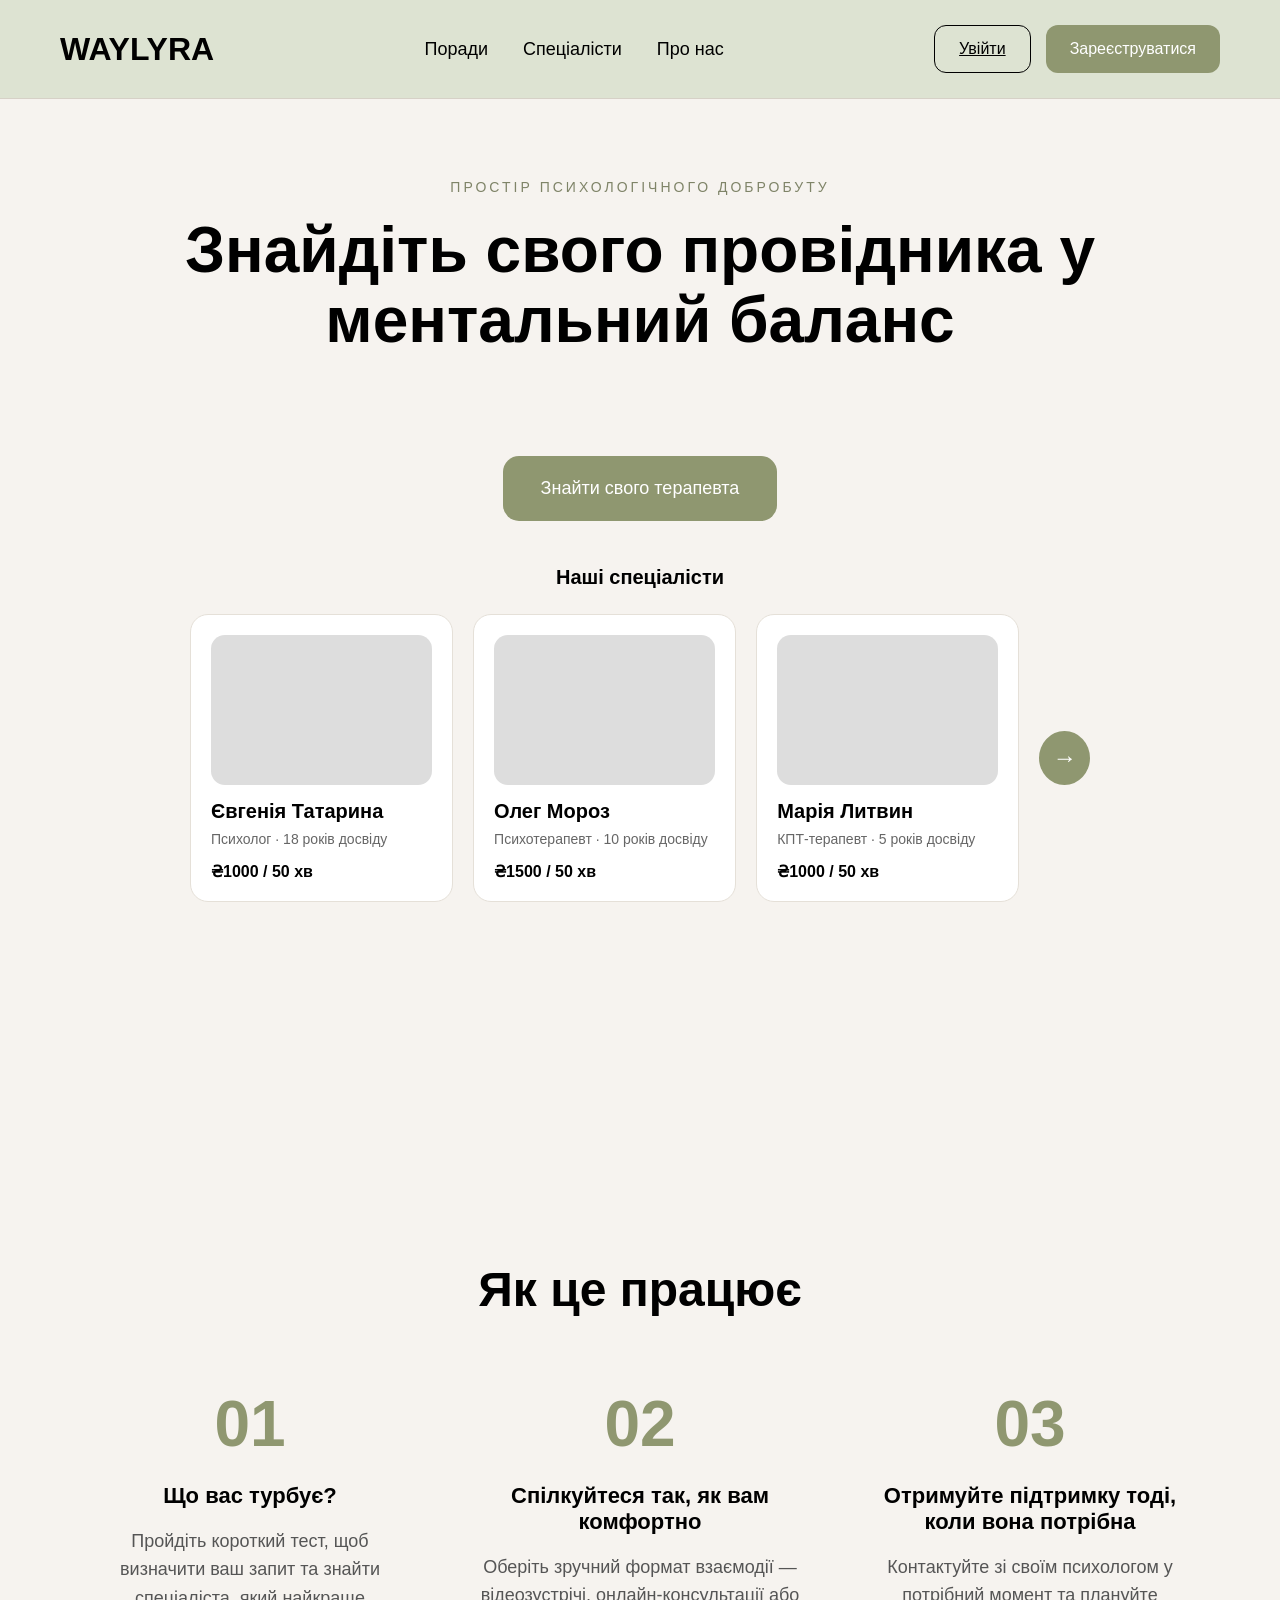
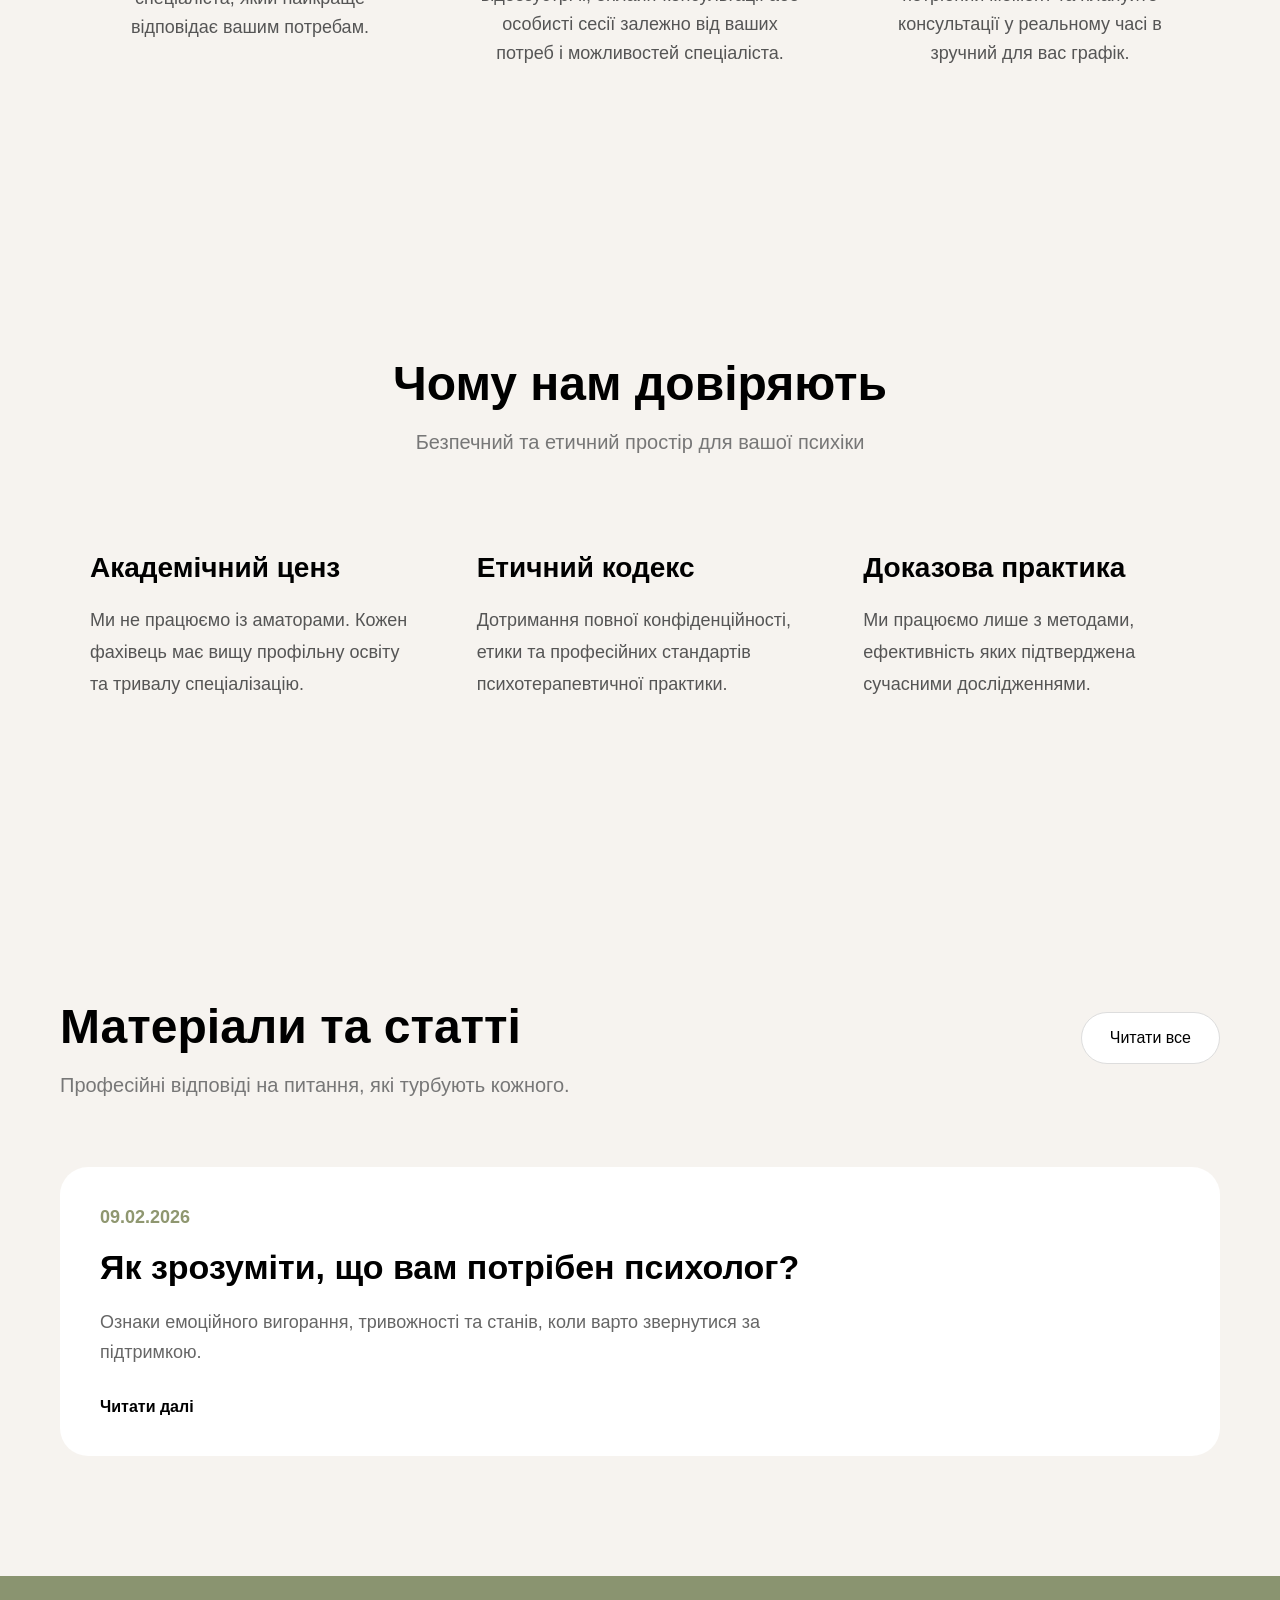
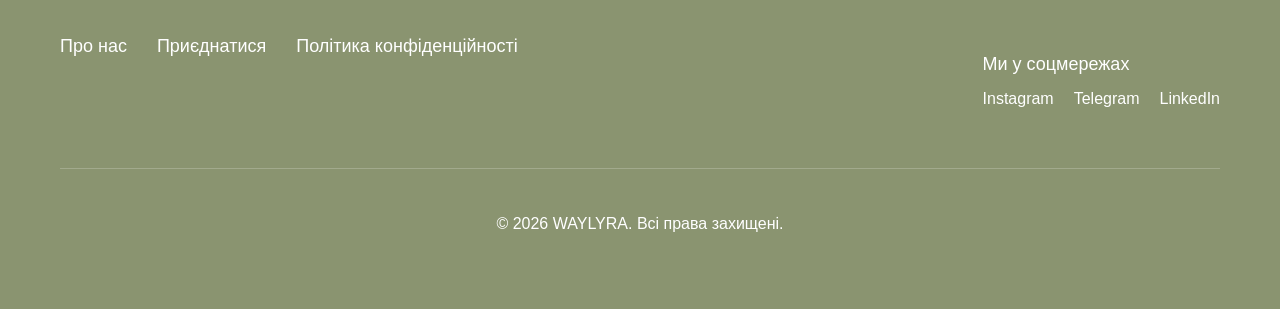
<file: index.html>
<!DOCTYPE html>
<html lang="uk">

<head>
    <meta charset="UTF-8">
    <meta name="viewport" content="width=device-width, initial-scale=1.0">
    <title>WAYLYRA</title>

    <link rel="stylesheet" href="style.css">
</head>

<body>
    <header>
        <div class="logo">
            WAYLYRA
        </div>

        <button class="burger-btn">
            ☰
        </button>

        <div class="mobile-menu">
            <button class="close-menu">×</button>
        
            <a href="#">Поради</a>
            <a href="#">Спеціалісти</a>
            <a href="#">Про нас</a>

            <a href="login.html" class="mobile-login">Увійти</a>
            <a href="register.html" class="mobile-register">Зареєструватися</a>
        </div>

        <nav>
            <a href="#">Поради</a>
            <a href="#">Спеціалісти</a>
            <a href="#">Про нас</a>
        </nav>

        <div class="header-buttons">
            <a href="login.html" class="login-btn">Увійти</a>
            <a href="register.html" class="start-btn">Зареєструватися</a>
        </div>
    </header>

    <main>
        <p class="subtitle">
            ПРОСТІР ПСИХОЛОГІЧНОГО ДОБРОБУТУ
        </p>

        <h1>
            Знайдіть свого провідника у ментальний баланс
        </h1>

        <div class="hero-button">

            <a href="test.html" class="find-therapist-btn">
                Знайти свого терапевта
            </a>
            
        </div>

        <p class="description">
            Наші спеціалісти
        </p>

        <div class="therapists-slider">

            <div class="therapist-card">
                <div class="therapist-photo"></div>
                <h3>Євгенія Татарина</h3>
                <p>Психолог · 18 років досвіду</p>
                <span>₴1000 / 50 хв</span>
            </div>

            <div class="therapist-card">
                <div class="therapist-photo"></div>
                <h3>Олег Мороз</h3>
                <p>Психотерапевт · 10 років досвіду</p>
                <span>₴1500 / 50 хв</span>
            </div>

            <div class="therapist-card">
                <div class="therapist-photo"></div>
                <h3>Марія Литвин</h3>
                <p>КПТ-терапевт · 5 років досвіду</p>
                <span>₴1000 / 50 хв</span>
            </div>

            <button class="slider-arrow">
                →
            </button>

        </div>

    </main>

    <section class="how-start">

    <h2>Як це працює</h2>

    <div class="steps-list">

        <div class="step">
            <span class="step-number">01</span> 

            <h3>Що вас турбує?</h3>

            <p>
                Пройдіть короткий тест, щоб визначити ваш запит
                та знайти спеціаліста, який найкраще відповідає
                вашим потребам.
            </p>
        </div>

        <div class="step">
            <span class="step-number">02</span>

            <h3>Спілкуйтеся так, як вам комфортно</h3>

            <p>
                Оберіть зручний формат взаємодії — відеозустрічі,
                онлайн-консультації або особисті сесії залежно
                від ваших потреб і можливостей спеціаліста.
            </p>
        </div>

        <div class="step">
            <span class="step-number">03</span>

            <h3>Отримуйте підтримку тоді, коли вона потрібна</h3>

            <p>
                Контактуйте зі своїм психологом у потрібний момент
                та плануйте консультації у реальному часі
                в зручний для вас графік.
            </p>
        </div>

    </div>

    </section>

    <section class="trust-section">

    <h2>Чому нам довіряють</h2>

    <p class="trust-subtitle">
        Безпечний та етичний простір для вашої психіки
    </p>

    <div class="trust-grid">

        <div class="trust-item">
            <h3>Академічний ценз</h3>

            <p>
                Ми не працюємо із аматорами.
                Кожен фахівець має вищу профільну освіту
                та тривалу спеціалізацію.
            </p>
        </div>

        <div class="trust-item">
            <h3>Етичний кодекс</h3>

            <p>
                Дотримання повної конфіденційності,
                етики та професійних стандартів
                психотерапевтичної практики.
            </p>
        </div>

        <div class="trust-item">
            <h3>Доказова практика</h3>

            <p>
                Ми працюємо лише з методами,
                ефективність яких підтверджена
                сучасними дослідженнями.
            </p>
        </div>

    </div>

    </section>

    <section class="articles-section">

    <div class="articles-header">

        <div>
            <h2>Матеріали та статті</h2>

            <p class="articles-subtitle">
                Професійні відповіді на питання,
                які турбують кожного.
            </p>
        </div>

        <button class="articles-button">
            Читати все
        </button>

    </div>

    <div class="article-card">

        <span class="article-date">
            09.02.2026
        </span>

        <h3>
            Як зрозуміти, що вам потрібен психолог?
        </h3>

        <p>
            Ознаки емоційного вигорання, тривожності
            та станів, коли варто звернутися за підтримкою.
        </p>

        <a href="#">
            Читати далі
        </a>

    </div>

    </section>

    <footer>

    <div class="footer-top">

        <div class="footer-left">
            <a href="#">Про нас</a>
            <a href="#">Приєднатися</a>
            <a href="#">Політика конфіденційності</a>
        </div>

        <div class="footer-right">
            <p>Ми у соцмережах</p>

            <div class="social-links">
                <a href="#">Instagram</a>
                <a href="#">Telegram</a>
                <a href="#">LinkedIn</a>
            </div>
        </div>

    </div>

    <div class="footer-bottom">
        <p>© 2026 WAYLYRA. Всі права захищені.</p>
    </div>

    </footer>
    
    <script src="script.js"></script>
</body>
</html>
</file>
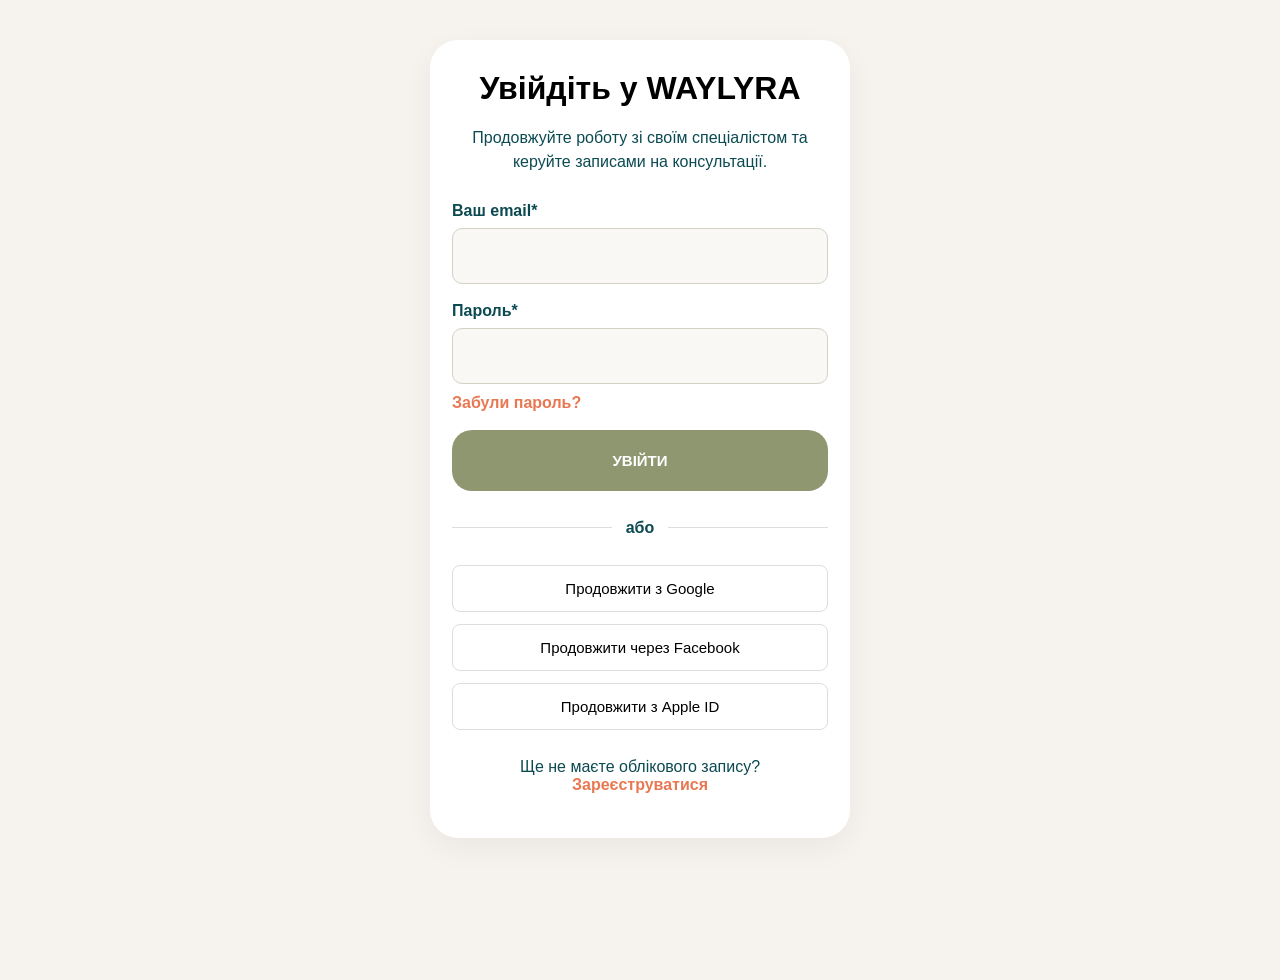
<file: login.html>
<!DOCTYPE html>
<html lang="uk">
<head>
    <meta charset="UTF-8">
    <meta name="viewport" content="width=device-width, initial-scale=1.0">
    <title>Вхід | WAYLYRA</title>
    <link rel="stylesheet" href="style.css">
</head>

<body class="auth-page">

    <section class="auth-card">

        <h1>Увійдіть у WAYLYRA</h1>

        <p class="auth-subtitle">
            Продовжуйте роботу зі своїм спеціалістом
            та керуйте записами на консультації.
        </p>

        <form class="auth-form">

            <label>
                Ваш email*
                <input type="email">
            </label>

            <label>
                Пароль*
                <input type="password">
            </label>

            <a href="#" class="forgot-password">
                Забули пароль?
            </a>

            <button class="auth-main-btn" type="submit">
                Увійти
            </button>

        </form>

        <div class="divider">
            <span></span>
            <p>або</p>
            <span></span>
        </div>

        <div class="social-auth">
            <button>Продовжити з Google</button>
            <button>Продовжити через Facebook</button>
            <button>Продовжити з Apple ID</button>
        </div>

        <p class="auth-switch">
            Ще не маєте облікового запису?
            <a href="register.html">
                Зареєструватися
            </a>
        </p>

    </section>

</body>
</html>
</file>
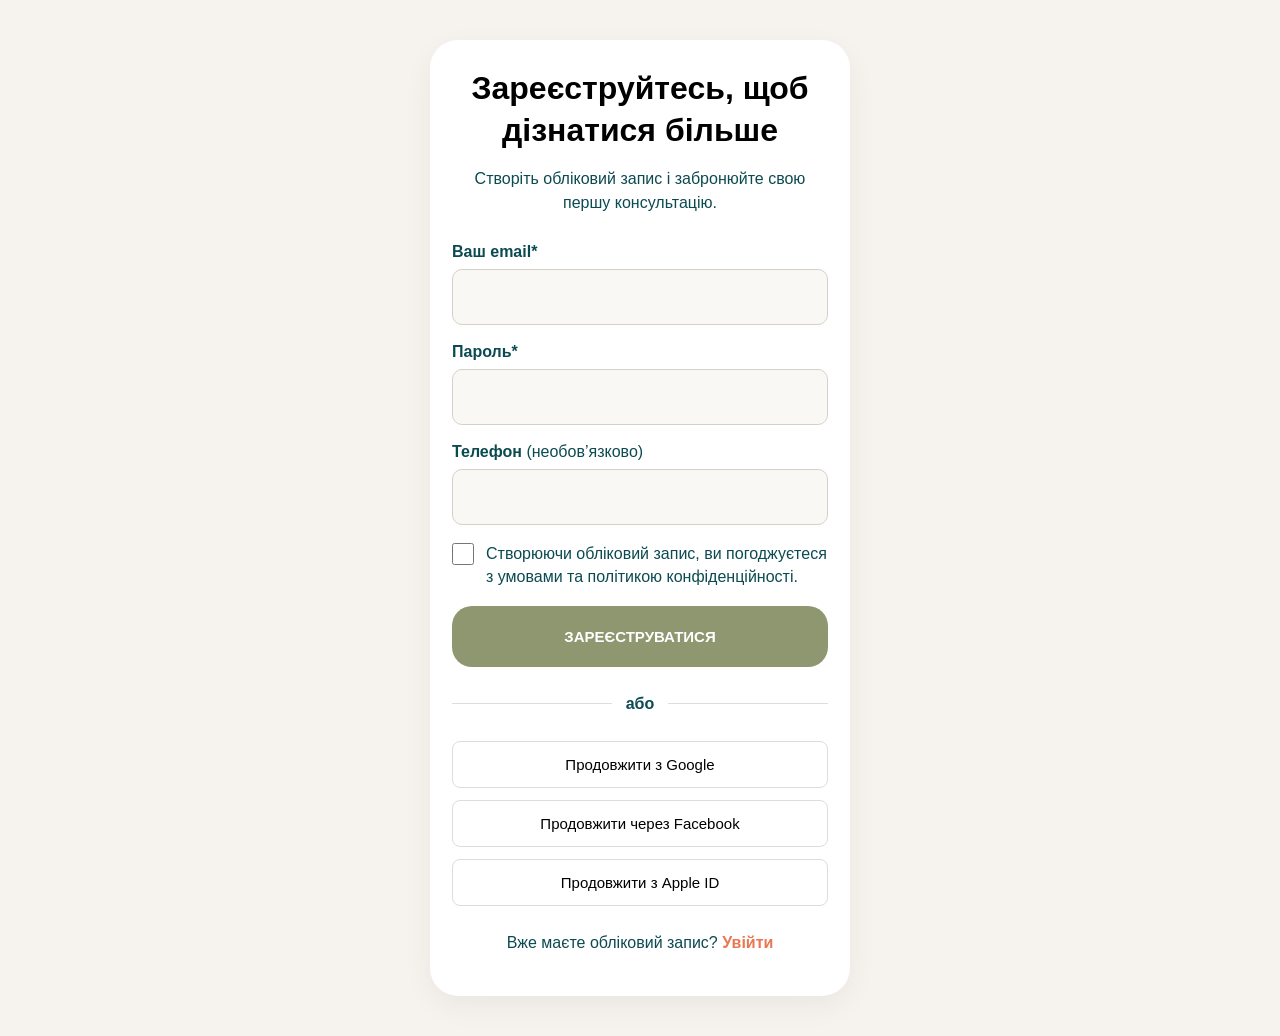
<file: register.html>
<!DOCTYPE html>
<html lang="uk">
<head>
    <meta charset="UTF-8">
    <meta name="viewport" content="width=device-width, initial-scale=1.0">
    <title>Реєстрація | WAYLYRA</title>
    <link rel="stylesheet" href="style.css">
</head>
<body class="auth-page">

    <section class="auth-card">

        <h1>Зареєструйтесь, щоб дізнатися більше</h1>

        <p class="auth-subtitle">
            Створіть обліковий запис і забронюйте свою першу консультацію.
        </p>

        <form class="auth-form">

            <label>
                Ваш email*
                <input type="email">
            </label>

            <label>
                Пароль*
                <input type="password">
            </label>

            <label>
                Телефон <span>(необов’язково)</span>
                <input type="tel">
            </label>

            <label class="checkbox-label">
                <input type="checkbox">
                <span>
                    Створюючи обліковий запис, ви погоджуєтеся з умовами
                    та політикою конфіденційності.
                </span>
            </label>

            <button class="auth-main-btn" type="sumbit">
                Зареєструватися
            </button>

        </form>

        <div class="divider">
            <span></span>
            <p>або</p>
            <span></span>
        </div>

        <div class="social-auth">
            <button>Продовжити з Google</button>
            <button>Продовжити через Facebook</button>
            <button>Продовжити з Apple ID</button>
        </div>

        <p class="auth-switch">
            Вже маєте обліковий запис?
            <a href="#">Увійти</a>
        </p>

    </section>

</body>
</html>
</file>
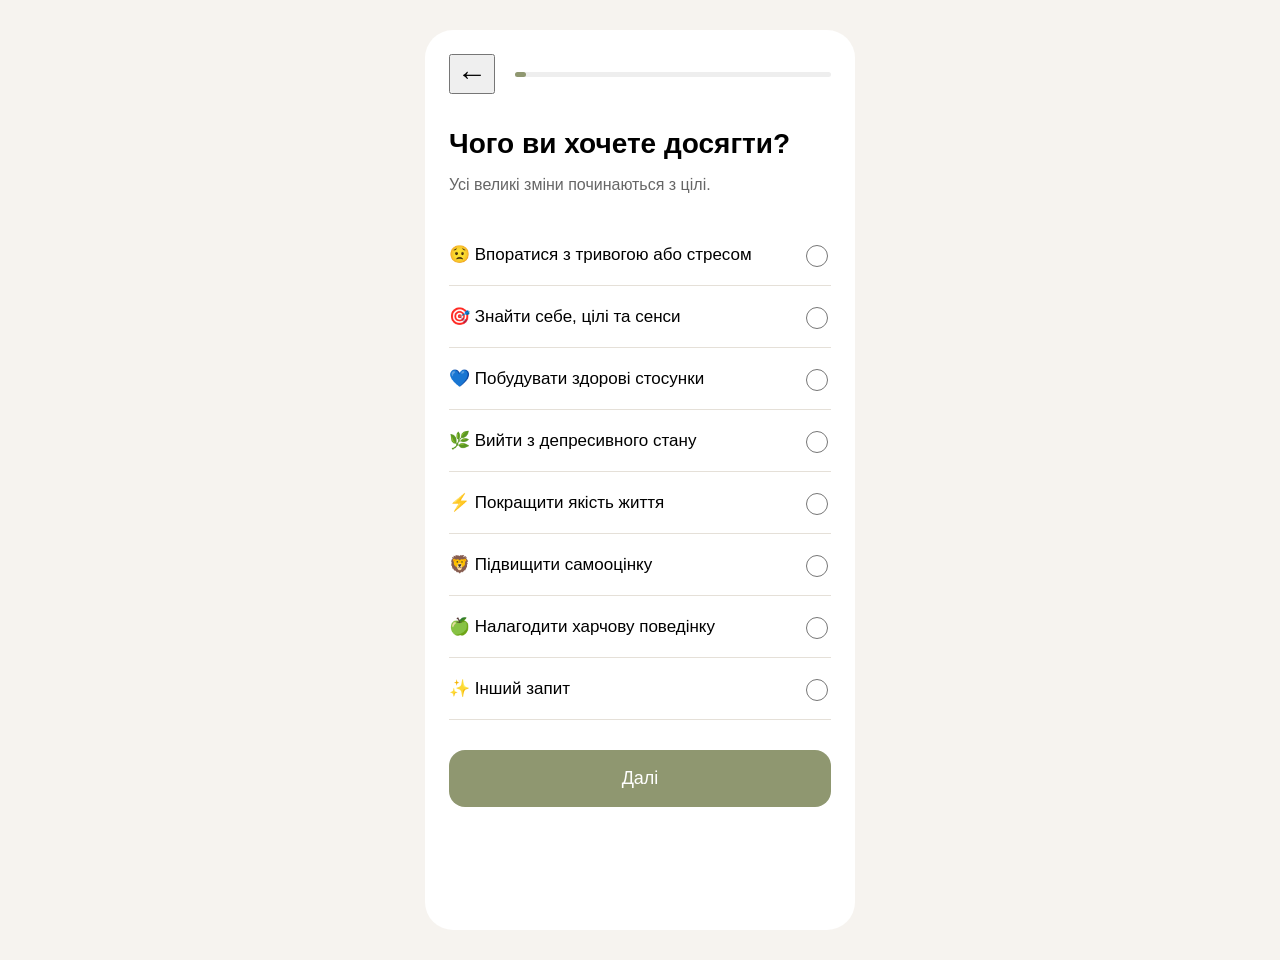
<file: test.html>
<!DOCTYPE html>
<html lang="uk">
<head>
    <meta charset="UTF-8">
    <meta name="viewport" content="width=device-width, initial-scale=1.0">
    <title>Тест | WAYLYRA</title>
    <link rel="stylesheet" href="style.css">
</head>

<body class="test-page">

    <section class="test-card">

        <div class="test-top">
            <button class="back-link" id="backBtn">←</button>

            <div class="progress-bar">
                <div class="progress-fill" id="progressFill"></div>
            </div>
        </div>

        <div id="testContent"></div>

        <button class="test-next-btn" id="nextBtn">
            Далі
        </button>

    </section>

    <script src="test.js"></script>
</body>
</html>
</file>
<file: style.css>
body {
    margin: 0;
    background-color: #f6f3ef;
    font-family: Arial, sans-serif;
}

main {
    text-align: center;
    margin-top: 80px;
    padding: 0 20px 180px;
}

.subtitle {
    font-size: 14px;
    letter-spacing: 3px;
    color: #7f8468;
}

h1 {
    font-size: 64px;
    max-width: 950px;
    margin: 20px auto 100px;
    line-height: 1.1;
}

.description {
    font-size: 20px;
    font-weight: 600;
    color: black;
    margin: 45px auto 25px;
}

header {
    display: flex;
    justify-content: space-between;
    align-items: center;
    padding: 25px 60px;
    background-color: #DDE3D2;
    border-bottom: 1px solid #d6d1c7;
}

.logo {
    font-size: 32px;
    font-weight: bold;
}

nav {
    display: flex;
    gap: 35px;
}

nav a {
    text-decoration: none;
    color: black;
    font-size: 18px;
}

nav a:hover {
    color: #8f9770;
}

.header-buttons {
    display: flex;
    gap: 15px;
}

.login-btn {
    background: transparent;
    border: 1px solid black;
    color: black;
    padding: 14px 24px;
    border-radius: 12px;
    font-size: 16px;
    cursor: pointer;
}

.start-btn {
    background-color: #8f9770;
    color: white;
    border: none;
    padding: 14px 24px;
    border-radius: 12px;
    font-size: 16px;
    cursor: pointer;
    text-decoration: none;
    display: inline-flex;
    align-items: center;
    justify-content: center;
}

.hero-button {
    margin-top: 30px 0;
}

.hero-button a {
    background-color: #8f9770;
    color: white;
    border: none;
    padding: 22px 38px;
    border-radius: 16px;
    font-size: 18px;
    cursor: pointer;
    transition: 0.2s;
    text-decoration: none;
    display: inline-flex;
    align-items: center;
    justify-content: center;
}

.hero-button button:hover {
    opacity: 0.9;
}

.therapists-slider {
    margin: 10px auto 30px;
    max-width: 900px;
    display: flex;
    align-items: center;
    gap: 20px;
}

.therapist-card {
    background-color: white;
    border: 1px solid #e5e0d8;
    border-radius: 18px;
    padding: 20px;
    width: 240px;
    text-align: left;
}

.therapist-photo {
    height: 150px;
    border-radius: 14px;
    background-color: #ddd;
    margin-bottom: 15px;
}

.therapist-card h3 {
    margin: 0 0 8px;
    font-size: 20px;
}

.therapist-card p {
    margin: 0 0 15px;
    color: #666;
    font-size: 14px;
}

.therapist-card span {
    font-weight: bold;
}

.slider-arrow {
    width: 54px;
    height: 54px;
    border-radius: 50%;
    border: none;
    background-color: #8f9770;
    color: white;
    font-size: 24px;
    cursor: pointer;
}

.how-start {
    padding: 110px 60px;
    background-color: #f6f3ef;
    text-align: center;
}

.how-start h2 {
    font-size: 48px;
    margin-bottom: 70px;
}

.steps-list {
    display: grid;
    grid-template-columns: repeat(3, 1fr);
    gap: 70px;
    max-width: 1100px;
    margin: 0 auto;
}

.step {
    text-align: center;
}

.step h3 {
    font-size: 22px;
    margin-bottom: 18px;
}

.step p {
    font-size: 18px;
    color: #555;
    line-height: 1.6;
}

.step-number {
    display: block;
    font-size: 64px;
    font-weight: 700;
    color: #8f9770;
    margin-bottom: 15px;
}

.trust-section {
    padding: 120px 60px;
    text-align: center;
}

.trust-section h2 {
    font-size: 48px;
    margin-bottom: 15px;
}

.trust-subtitle {
    color: #777;
    font-size: 20px;
    margin-bottom: 70px;
}

.trust-grid {
    display: grid;
    grid-template-columns: repeat(3, 1fr);
    gap: 60px;
    max-width: 1100px;
    margin: 0 auto;
    text-align: left;
}

.trust-item h3 {
    font-size: 28px;
    margin-bottom: 20px;
}

.trust-item p {
    font-size: 18px;
    color: #555;
    line-height: 1.8;
}

.articles-section {
    padding: 120px 60px;
}

.articles-header {
    display: flex;
    justify-content: space-between;
    align-items: center;
    margin-bottom: 50px;
}

.articles-section h2 {
    font-size: 48px;
    margin-bottom: 12px;
}

.articles-subtitle {
    font-size: 20px;
    color: #777;
}

.articles-button {
    background-color: white;
    border: 1px solid #ddd;
    padding: 16px 28px;
    border-radius: 30px;
    cursor: pointer;
    font-size: 16px;
}

.article-card {
    background-color: white;
    border-radius: 28px;
    padding: 40px;
    max-width: 1200px;
}

.article-date {
    color: #8f9770;
    font-size: 18px;
    font-weight: 600;
}

.article-card h3 {
    font-size: 34px;
    margin: 20px 0;
}

.article-card p {
    color: #666;
    font-size: 18px;
    max-width: 700px;
    line-height: 1.7;
    margin-bottom: 30px;
}

.article-card a {
    color: black;
    font-weight: bold;
    text-decoration: none;
}

footer {
    background-color: #8a9470;
    padding: 60px;
    color: white;
}

.footer-top {
    display: flex;
    justify-content: space-between;
    align-items: flex-start;
    margin-bottom: 60px;
}

.footer-left {
    display: flex;
    gap: 30px;
    flex-wrap: wrap;
}

.footer-left a {
    color: white;
    text-decoration: none;
    font-size: 18px;
}

.footer-right p {
    margin-bottom: 15px;
    font-size: 18px;
}

.social-links {
    display: flex;
    gap: 20px;
}

.social-links a {
    color: white;
    text-decoration: none;
}

.footer-bottom {
    text-align: center;
    border-top: 1px solid rgba(255,255,255,0.2);
    padding-top: 30px;
    font-size: 16px;
}

.burger-btn {
    display: none;
}

@media (max-width: 768px) {

    header {
        flex-direction: row;
        justify-content: space-between;
        align-items: center;
        padding: 18px 22px;
        border-bottom: 1px solid #d8d2c8;
    }

    .logo{
        font-size: 28px;
    }

    nav {
        flex-direction: row;
        gap: 25px;
        text-align: center;
        flex-wrap: wrap;
        justify-content: center;
    }

    .header-buttons {
        width: 100%;
        justify-content: center;
        gap: 12px;
    }

    main {
        margin-top: 50px;
        padding: 0 20px 80px;
    }

    .subtitle {
        font-size: 12px;
        letter-spacing: 2px;
    }

    h1 {
        font-size: 32px;
        line-height: 1.2;
        max-width: 100%;
        margin: 20px auto 30px;
    }

    .description {
        font-size: 16px;
        max-width: 100%;
        line-height: 1.5;
    }

    .therapists-slider {
        flex-direction: row;
        overflow-x: auto;
        gap: 16px;
        max-width: 100%;
        padding-bottom: 15px;
        scroll-snap-type: x mandatory;
    }

    .therapist-card {
        min-width: 260px;
        width: 260px;
        box-sizing: border-box;
        scroll-snap-align: start;
    }

    .steps-list,
    .trust-grid {
        grid-template-columns: 1fr;
        gap: 35px;
    }

    .how-start,
    .trust-section,
    .articles-section {
        padding: 70px 20px;
    }

    .articles-header {
        flex-direction: column;
        align-items: flex-start;
        gap: 20px;
    }

    .article-card {
        padding: 28px;
    }

    footer {
        padding: 40px 20px;
    }

    .footer-top {
        flex-direction: column;
        gap: 35px;
    }

    .footer-left,
    .social-links {
        flex-direction: column;
        gap: 15px;
    }

    header {
    flex-direction: row;
    justify-content: space-between;
    align-items: center;
    }

.burger-btn {
    display: block;
    background: transparent;
    border: none;
    font-size: 34px;
    cursor: pointer;
    padding: 0;
    }

nav,
.header-buttons {
    display: none;
    }

    .slider-arrow {
    display: none;
    }
}

.mobile-menu {
    display: none;
}

@media (max-width: 768px) {
    .mobile-menu {
        display: flex;
        flex-direction: column;
        position: fixed;
        top: 0;
        right: -100%;
        width: 100%;
        height: 100vh;
        background-color: #f6f3ef;
        padding: 30px;
        box-sizing: border-box;
        z-index: 1000;
        transition: 0.3s;
    }

    .mobile-menu.active {
        right: 0;
    }

    .mobile-menu a {
        color: black;
        text-decoration: none;
        font-size: 24px;
        margin-bottom: 25px;
    }

    .close-menu {
        align-self: flex-end;
        background: transparent;
        border: none;
        font-size: 36px;
        cursor: pointer;
        margin-bottom: 30px;
        width: auto;
        padding: 0;
    }

    .mobile-login,
    .mobile-register {
        padding: 18px;
        border-radius: 16px;
        font-size: 18px;
        margin-top: 15px;
        text-decoration: none;
        display: flex;
        justify-content: center;
        align-items: center;
    }

    .mobile-login {
        background: transparent;
        border: 1px solid black;
        color: black;
    }

    .mobile-register {
    background-color: #8f9770;
    border: none;
    color: white;
    text-decoration: none;
    display: flex;
    justify-content: center;
    align-items: center;
    }
}

.auth-page {
    min-height: 100vh;
    background-color: #f6f3ef;
    display: flex;
    justify-content: center;
    align-items: flex-start;
    padding: 40px 16px;
}

.auth-card {
    width: 100%;
    max-width: 420px;
    background-color: white;
    border-radius: 28px;
    box-shadow: 0 10px 30px rgba(0,0,0,0.05);
    padding: 28px 22px;
    box-sizing: border-box;
}

.auth-card h1 {
    font-size: 32px;
    text-align: center;
    max-width: 340px;
    margin: 0 auto 12px;
    line-height: 1.3;
}

.auth-subtitle {
    text-align: center;
    color: #0c4a52;
    font-size: 16px;
    line-height: 1.5;
    margin-bottom: 28px;
}

.auth-form {
    display: flex;
    flex-direction: column;
    gap: 18px;
}

.auth-form label {
    font-weight: 700;
    color: #0c4a52;
    font-size: 16px;
}

.auth-form label span {
    font-weight: 400;
}

.auth-form input {
    width: 100%;
    box-sizing: border-box;
    margin-top: 8px;
    padding: 18px;
    border-radius: 10px;
    border: 1px solid #d6d1c7;
    font-size: 16px;
    background-color: #faf8f5;
}

.checkbox-label {
    display: flex;
    gap: 12px;
    font-weight: 400 !important;
    line-height: 1.4;
}

.checkbox-label input {
    width: 22px;
    height: 22px;
    margin: 0;
    flex-shrink: 0;
}

.auth-main-btn {
    background-color: #8f9770;
    color: white;
    border: none;
    padding: 22px;
    border-radius: 20px;
    font-size: 15px;
    font-weight: 700;
    cursor: pointer;
    text-transform: uppercase;
}

.divider {
    display: flex;
    align-items: center;
    gap: 14px;
    margin: 28px 0;
}

.divider span {
    height: 1px;
    background-color: #ddd;
    flex: 1;
}

.divider p {
    margin: 0;
    font-weight: 700;
    color: #0c4a52;
}

.social-auth {
    display: flex;
    flex-direction: column;
    gap: 12px;
}

.social-auth button {
    background-color: white;
    border: 1px solid #ddd;
    padding: 14px;
    border-radius: 8px;
    font-size: 15px;
    cursor: pointer;
    transition: 0.2s;
}

.social-auth button:hover {
    background-color: #f3f0ea;
}

.auth-switch {
    text-align: center;
    margin-top: 28px;
    color: #0c4a52;
}

.auth-switch a {
    color: #e97852;
    font-weight: 700;
    text-decoration: none;
}

.auth-form input:focus {
    outline: none;
    border-color: #8f9770;
}


.forgot-password {
    color: #e97852;
    text-decoration: none;
    font-weight: 600;
    margin-top: -8px;
}

.test-page {
    min-height: 100vh;
    background-color: #f6f3ef;
    display: flex;
    justify-content: center;
    padding: 30px 16px;
}

.test-card {
    width: 100%;
    max-width: 430px;
    background-color: white;
    border-radius: 28px;
    padding: 24px;
    box-sizing: border-box;
}

.test-top {
    display: flex;
    align-items: center;
    gap: 20px;
    margin-bottom: 35px;
}

.back-link {
    color: black;
    text-decoration: none;
    font-size: 30px;
}

.progress-bar {
    flex: 1;
    height: 5px;
    background-color: #eee;
    border-radius: 20px;
}

.progress-fill {
    width: 15%;
    height: 100%;
    background-color: #8f9770;
    border-radius: 20px;
}

.test-card h1 {
    font-size: 28px;
    margin-bottom: 10px;
}

.test-subtitle {
    color: #666;
    font-size: 16px;
    margin-bottom: 30px;
}

.test-options {
    display: flex;
    flex-direction: column;
}

.test-option {
    display: flex;
    justify-content: space-between;
    align-items: center;
    padding: 18px 0;
    border-bottom: 1px solid #e5e0d8;
    font-size: 17px;
    cursor: pointer;
}

.test-option input {
    width: 22px;
    height: 22px;
}

.test-next-btn {
    width: 100%;
    margin-top: 30px;
    padding: 18px;
    border: none;
    border-radius: 16px;
    background-color: #8f9770;
    color: white;
    font-size: 18px;
    cursor: pointer;
}

.second-step {
    width: 35%;
}

.gender-step {
    width: 45%;
}

.age-step {
    width: 58%;
}

.status-step {
    width: 70%;
}
</file>
